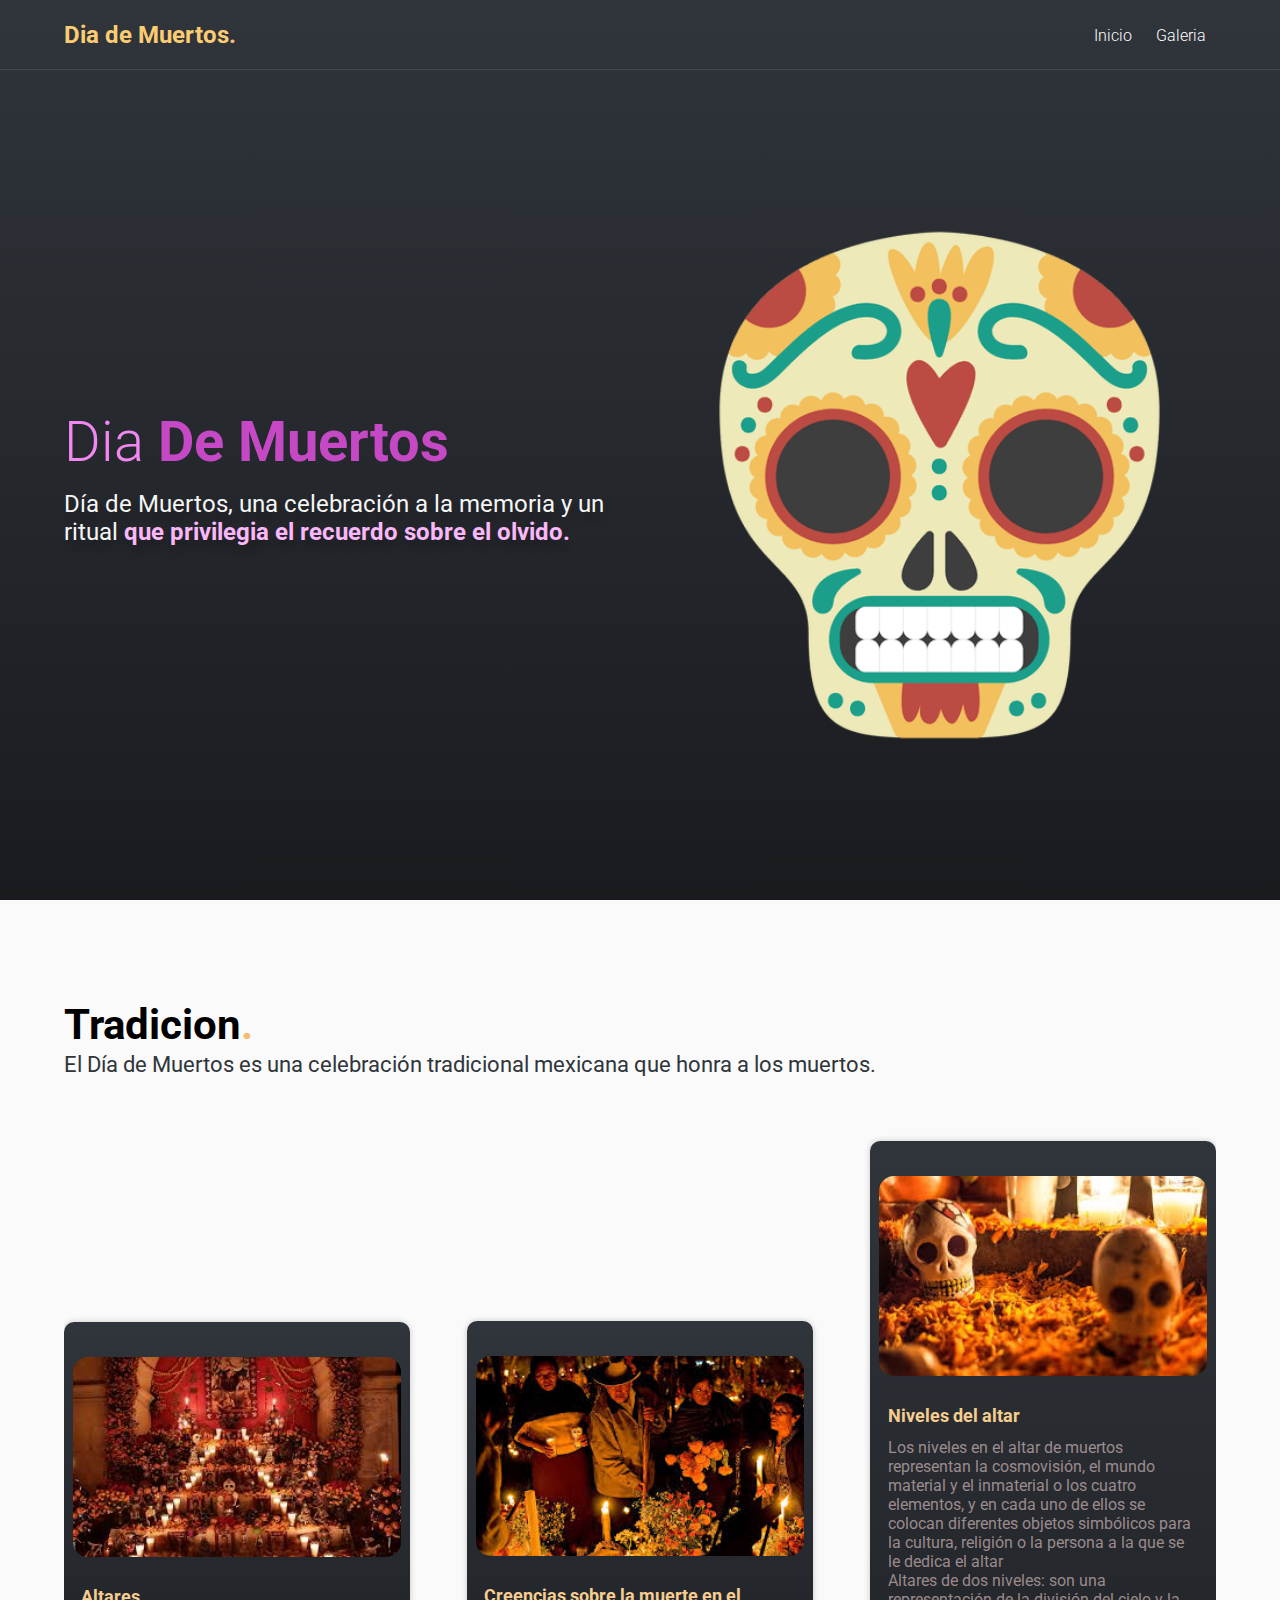
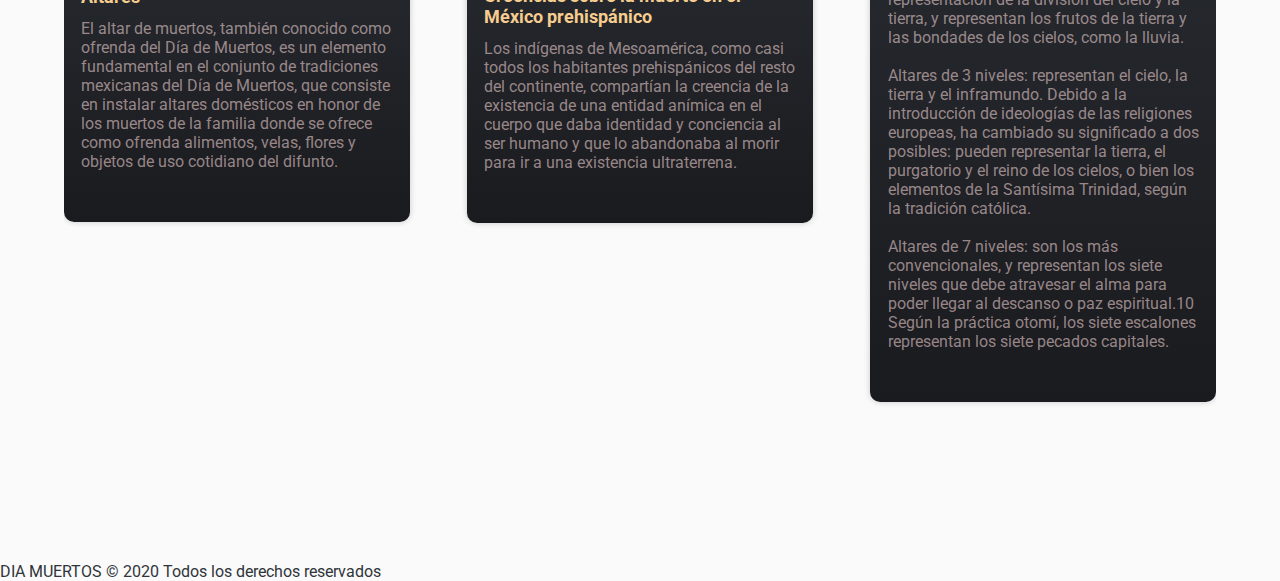
<file: index.html>
<!DOCTYPE html>
<html lang="es">

<head>
    <meta charset="UTF-8">
    <meta name="viewport" content="width=device-width, initial-scale=1.0">
    <title>Dia de Muertos</title>
    <link rel="stylesheet" href="css/styles.css">
    <link href='https://cdn.jsdelivr.net/npm/boxicons@2.0.5/css/boxicons.min.css' rel='stylesheet'>
</head>

<body>
    <header class="hero">
        <nav class="nav__hero">
            <div class="container nav__container">
                <div class="logo">
                    <h2 class="logo__name">Dia de Muertos<span class="point">.</span></h2>
                </div>
                <div class="links">
                    <a href="index.html" class="link">Inicio</a>
                    <a href="Galeria.html" class="link">Galeria</a>

                </div>
            </div>
        </nav>


        <section class="container hero__main">
            <div class="hero__textos">
                <h1 class="title">Dia <span class="title--active">De Muertos</span></h1>
                <p class="copy">Día de Muertos, una celebración a la memoria y un ritual <span class="copy__active">que privilegia el recuerdo sobre el olvido.</span></p>

            </div>
            <img src="img/cal2.png" class="mockup">
        </section>
    </header>

    <main>
        <section class="services">
            <div class="container">
                <h2 class="subtitle">Tradicion<span class="point">.</span></h2>
                <p class="copy__section">El Día de Muertos es una celebración tradicional mexicana que honra a los muertos.</p>

                <article class="container-cards">
                    <div class="card">
                        <img src="img/1.jpg" class="card__img">
                        <div class="cards__text">
                            <p class="card__list">Altares</p>
                            <p class="card__copy">El altar de muertos, también conocido como ofrenda del Día de Muertos, es un elemento fundamental en el conjunto de tradiciones mexicanas del Día de Muertos, que consiste en instalar altares domésticos en honor de los muertos
                                de la familia donde se ofrece como ofrenda alimentos, velas, flores y objetos de uso cotidiano del difunto.</p>

                        </div>
                    </div>
                    <div class="card">
                        <img src="img/2.jpg" class="card__img">
                        <div class="cards__text">
                            <p class="card__list">Creencias sobre la muerte en el México prehispánico</p>
                            <p class="card__copy">Los indígenas de Mesoamérica, como casi todos los habitantes prehispánicos del resto del continente, compartían la creencia de la existencia de una entidad anímica en el cuerpo que daba identidad y conciencia al ser humano
                                y que lo abandonaba al morir para ir a una existencia ultraterrena.</p>
                        </div>
                    </div>
                    <div class="card">
                        <img src="img/3.jpg" class="card__img">
                        <div class="cards__text">
                            <p class="card__list">Niveles del altar</p>
                            <p class="card__copy">Los niveles en el altar de muertos representan la cosmovisión, el mundo material y el inmaterial o los cuatro elementos, y en cada uno de ellos se colocan diferentes objetos simbólicos para la cultura, religión o la persona
                                a la que se le dedica el altar <br>Altares de dos niveles: son una representación de la división del cielo y la tierra, y representan los frutos de la tierra y las bondades de los cielos, como la lluvia. <br> <br> Altares
                                de 3 niveles: representan el cielo, la tierra y el inframundo. Debido a la introducción de ideologías de las religiones europeas, ha cambiado su significado a dos posibles: pueden representar la tierra, el purgatorio y
                                el reino de los cielos, o bien los elementos de la Santísima Trinidad, según la tradición católica. <br> <br> Altares de 7 niveles: son los más convencionales, y representan los siete niveles que debe atravesar el alma
                                para poder llegar al descanso o paz espiritual.10​ Según la práctica otomí, los siete escalones representan los siete pecados capitales. </p>
                        </div>
                    </div>
                </article>
            </div>
        </section>




    </main>

    <footer class="footer">

        <div class="footer__copy">
            <p class="copyright">DIA MUERTOS &copy; 2020 Todos los derechos reservados</p>

        </div>
        </section>

        </div>


        </div>
    </footer>
</body>

</html>
</file>
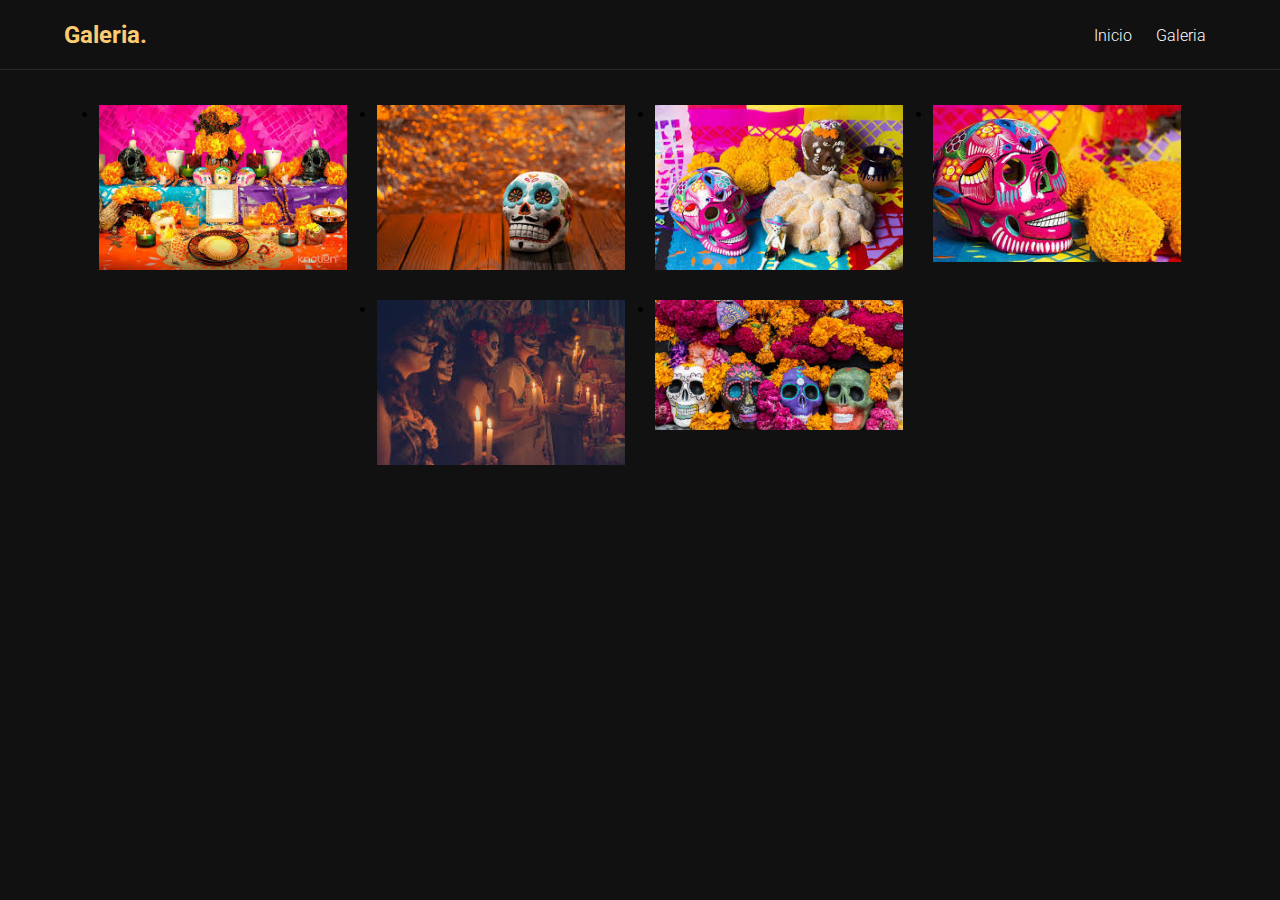
<file: Galeria.html>
<!DOCTYPE html>
<html lang="en">

<head>
    <meta charset="UTF-8">
    <meta name="viewport" content="width=device-width, initial-scale=1.0">
    <title>Document</title>
    <link rel="stylesheet" href="css/stylegal.css">
    <link rel="stylesheet" href="css/styles.css">
    <link href="https://fonts.googleapis.com/css2?family=Open+Sans&display=swap" rel="stylesheet">
    <script src="js/jquery.js"></script>
</head>

<body>


    <nav class="nav__hero">
        <div class="container nav__container">
            <div class="logo">
                <h2 class="logo__name">Galeria<span class="point">.</span></h2>
            </div>
            <div class="links">
                <a href="index.html" class="link">Inicio</a>
                <a href="Galeria.html" class="link">Galeria</a>


            </div>
        </div>
    </nav>



    </div>

    <ul class="galeria">
        <li class="galeria__item"><img src="img/1m.jpg" class="galeria__img"></li>
        <li class="galeria__item"><img src="img/2m.jpg" class="galeria__img"></li>
        <li class="galeria__item"><img src="img/3m.jpg" class="galeria__img"></li>
        <li class="galeria__item"><img src="img/4m.jpg" class="galeria__img"></li>
        <li class="galeria__item"><img src="img/4.jpg" class="galeria__img"></li>
        <li class="galeria__item"><img src="img/6.jpg" class="galeria__img"></li>


    </ul>
    <script src="js/modal.js"></script>
</body>

</html>
</file>
<file: css/styles.css>
@import url('https://fonts.googleapis.com/css2?family=Roboto:wght@300;400;700&display=swap');
:root {
    --gold1: #F4BD76;
    --gold2: #F6CD8F;
    --gray: #ffffff80;
    --gray2: #f7d9d990;
    --black1: #1A1B1F;
    --black2: #30353B;
    --shadow: 0 8px 8px;
    --color_shadow: #00000033;
}

* {
    margin: 0;
    padding: 0;
    box-sizing: border-box;
}

body {
    font-family: 'Roboto', sans-serif;
}

.container {
    width: 90%;
    max-width: 1200px;
    margin: 0 auto;
    overflow: hidden;
    padding: 100px 0;
    height: auto;
}

.container--modifier {
    width: 60%;
}

.hero {
    width: 100%;
    min-height: 100vh;
    background: linear-gradient(180deg, var(--black2) 0%, var(--black1) 100%);
}

.nav__hero {
    color: #fff;
    height: 70px;
    border-bottom: 1px solid rgba(255, 255, 255, 0.1);
}

.nav__container {
    display: flex;
    align-items: center;
    justify-content: space-between;
    height: inherit;
    padding: 0;
}

.logo__name {
    font-size: 24px;
    color: rgb(252, 204, 115);
}

.link {
    display: inline-block;
    color: inherit;
    text-decoration: none;
    font-weight: 300;
    padding: 10px;
}

.link--active {
    color: rgb(255, 0, 255);
    font-weight: 700;
}

.point {
    color: var(--gold1);
}

.hero__main {
    height: calc(100vh - 70px);
    display: flex;
    justify-content: space-between;
    align-items: center;
    padding: 0;
}

.mockup {
    object-fit: cover;
    width: 48%;
    max-height: 90vh;
}

.hero__textos {
    width: 48%;
}

.title {
    font-size: 56px;
    font-weight: 300;
    color: rgb(241, 135, 241);
}

.title--active {
    color: rgb(197, 72, 197);
    font-weight: 700;
}

.copy {
    font-size: 24px;
    color: whitesmoke;
    text-shadow: var(--shadow) var(--color_shadow);
    margin: 15px 0;
}

.copy__active {
    font-weight: 700;
    color: rgb(250, 184, 250);
}

.cta {
    padding: 20px 30px;
    display: inline-block;
    background: linear-gradient(180deg, #F7CE90 0%, #F4BD76 100%);
    text-decoration: none;
    color: var(--black2);
    font-weight: 700;
    box-shadow: var(--shadow) var(--color_shadow);
    border-radius: 6px;
}


/* services */

.services {
    background: #fafafa;
}

.subtitle {
    font-size: 42px;
}

.subtitle--modifier {
    text-align: center;
    margin-bottom: 16px;
}

.copy__section {
    color: var(--black2);
    font-size: 22px;
    line-height: 32px;
    margin-bottom: 60px;
}

.copy__section--modifier {
    text-align: center;
    margin-bottom: 32px;
}

.container-cards {
    display: flex;
    justify-content: space-between;
    align-items: center;
    flex-wrap: wrap;
}

.card {
    width: 30%;
    padding: 35px 0;
    overflow: hidden;
    background: linear-gradient(180deg, var(--black2) 0%, var(--black1) 100%);
    border-radius: 10px;
    position: relative;
    text-align: center;
    margin-bottom: 60px;
    box-shadow: 0 0 6px var(--color_shadow);
}

.card__img {
    width: 95%;
    height: 200px;
    object-fit: cover;
    border-radius: 15px;
}

.cards__text {
    text-align: left;
    width: 90%;
    margin: 0 auto;
}

.card__list {
    color: var(--gold2);
    font-weight: 700;
    margin: 25px 0 12px;
    font-size: 18px;
}

.card__title {
    font-size: 40px;
    color: #fff;
    margin-bottom: 8px;
}

.card__copy {
    color: var(--gray2);
    margin-bottom: 16px;
}

.card__button {
    display: block;
    background: linear-gradient(180deg, #F7CE90 0%, #F4BD76 100%);
    border-radius: 6px;
    text-decoration: none;
    width: 100%;
    color: var(--black1);
    font-weight: 700;
    text-align: center;
    padding: 12px 0;
}

.card__date {
    color: var(--gold2);
    font-size: 18px;
    font-weight: bold;
    margin-bottom: 16px;
}

.container-bg {
    display: flex;
    justify-content: space-between;
    align-items: center;
    flex-wrap: wrap;
}

.background {
    width: 68%;
    height: 290px;
    border-radius: 10px;
    position: relative;
    margin-bottom: 60px;
}

.background__img {
    width: 100%;
    height: 100%;
    object-fit: cover;
    border-radius: inherit;
}

.background__text {
    position: absolute;
    width: 100%;
    bottom: 30px;
    left: 15px;
    color: #fff;
}

.background__title {
    font-size: 24px;
    margin-bottom: 4px;
}

.testimony {
    background: #fafafa;
}

.testimony-container {
    display: flex;
    justify-content: space-between;
    align-items: center;
    flex-wrap: wrap;
}

.testimony__card {
    width: 30%;
    height: 500px;
    background: linear-gradient(180deg, var(--black2) 0%, var(--black1) 100%);
    border-radius: 10px;
    position: relative;
    margin-bottom: 30px;
}

.testimony__img {
    width: 100%;
    height: 100%;
    border-radius: inherit;
    object-fit: cover;
    object-position: center top;
}

.testimony__copy {
    position: absolute;
    bottom: 20px;
    left: 5%;
    width: 90%;
    background: linear-gradient(180deg, var(--black2) 0%, var(--black1) 100%);
    color: #fff;
    margin: 0 auto;
    border-radius: 10px;
    box-shadow: var(--shadow) var(--color_shadow);
    padding: 15px 8px;
    display: flex;
    align-items: center;
}

.testimony__copy--modifier {
    background: none;
    box-shadow: none;
}

.testimony__logo {
    font-size: 40px;
    margin-right: 15px;
    display: inline-block;
}

.testimony__name {
    font-size: 24px;
    line-height: 28px;
}

.testimony__position {
    color: var(--gray);
}

.testimony__text {
    padding: 40px 0;
    width: 90%;
    margin: 0 auto;
    color: #fff;
}

.google__logo {
    margin-bottom: 20px;
}

.testimony__history {
    font-size: 21px;
    font-weight: 300;
}

.testimony__info {
    width: 70%;
}

.logo--picture {
    width: 40px;
    height: 40px;
    object-fit: cover;
    border-radius: 50%;
    object-position: center top;
}


/* check */

.check {
    display: flex;
    justify-content: space-evenly;
    flex-wrap: wrap;
    margin: 0 auto;
}

.check__item {
    width: 30%;
    padding-right: 10px;
    display: flex;
    border-right: 2px solid var(--black2);
}

.bx-check {
    background: linear-gradient(180deg, var(--black2) 0%, var(--black1) 100%);
    display: inline-block;
    width: 40px;
    height: 40px;
    text-align: center;
    margin-right: 20px;
    color: #fff;
    border-radius: 50%;
    font-size: 40px;
}

.check__number {
    font-weight: 700;
}

.check__copy {
    font-weight: 300;
}

.newsletter {
    width: 60%;
    margin: 0 auto;
    margin-top: 40px;
    height: auto;
    font-family: inherit;
    position: relative;
    border-radius: 6px;
}

.newsletter--modifier {
    margin: 0;
    width: 80%;
}

.newsletter__input {
    width: 100%;
    height: 100%;
    padding: 22px 10px;
    outline: none;
    font-family: inherit;
    border-radius: 6px;
    border: 1px solid var(--black1)
}

.newsletter__submit {
    position: absolute;
    right: 8px;
    top: 10%;
    height: 80%;
    background: linear-gradient(180deg, var(--black2) 0%, var(--black1) 100%);
    color: #fff;
    padding: 0 15px;
    border: none;
    border-radius: 6px;
    font-family: inherit;
    font-weight: 700;
    cursor: pointer;
}

.footer {
    background: #fafafa;
}

.footer__caption {
    display: flex;
    flex-wrap: wrap-reverse;
    justify-content: space-evenly;
}

.title__footer {
    font-size: 24px;
    margin-bottom: 32px;
}

.download {
    width: 50%;
}

.download__app {
    display: flex;
}

.download__item {
    display: flex;
    padding: 18px 12px;
    border-radius: 6px;
    border: 1px solid var(--black2);
    width: 42%;
    align-items: center;
    margin-right: 20px;
    margin-bottom: 16px;
}

.download__logo {
    font-size: 40px;
    margin-right: 20px;
}

.download__title {
    font-size: 18px;
}

.footer__copy {
    width: 100%;
    color: var(--black2);
    display: flex;
    flex-wrap: wrap;
}

.copyright {
    width: 100%;
}

.politica__privacidad {
    color: inherit;
    text-decoration: none;
    display: inline-block;
    margin-top: 10px;
}

.politica__privacidad:hover {
    text-decoration: underline;
}

.politica__privacidad--margin {
    margin-right: 10px;
}

.get-email {
    width: 50%;
}

.socialmedia {
    margin-top: 24px;
    display: flex;
    color: var(--black2);
}

.socialmedia__icon {
    font-size: 18px;
    margin-right: 30px;
    display: inline-block;
}

.socialmedia__legend {
    color: var(--black2);
    margin-right: 16px;
}

.contact {
    display: flex;
    width: 100%;
    flex-wrap: wrap;
    color: #fff;
}

.item__contact {
    width: 25%;
    padding: 60px 0;
    text-align: center;
    background: linear-gradient(180deg, var(--black2) 0%, var(--black1) 100%);
}

.item__contact--gold {
    background: linear-gradient(180deg, #F7CE90 0%, #F4BD76 100%);
    color: var(--black1);
}

.contact__icon {
    font-size: 14px;
    color: var(--gold1);
    line-height: 20px;
    margin-right: 4px;
}

.contact__icon--modifier {
    color: var(--black1);
}

.contact__title {
    font-size: 16px;
    line-height: 20px;
}

@media screen and (max-width:900px) {
    .mockup {
        width: 600px;
        height: auto;
    }
    .title {
        font-size: 50px;
    }
    .copy {
        font-size: 22px;
    }
    .cta {
        padding: 15px 22px;
    }
    .container-cards {
        justify-content: space-evenly;
    }
    .services .card {
        width: 45%;
    }
    .background {
        width: 52%;
    }
    .card {
        width: 42%;
    }
    .testimony-container {
        justify-content: space-evenly;
    }
    .testimony__card {
        width: 45%;
    }
    .check__item {
        width: 45%;
        margin-bottom: 35px;
    }
    .newsletter {
        width: 80%;
    }
    .download {
        width: 100%;
    }
    .download__app {
        justify-content: space-between;
    }
    .download__item {
        width: 45%;
    }
    .get-email {
        width: 100%;
        margin-bottom: 40px;
    }
    .socialmedia__icon {
        font-size: 18px;
    }
    .socialmedia__legend {
        font-size: 18px;
    }
}

@media screen and (max-width:700px) {
    main .container,
    footer .container {
        padding: 60px 0;
    }
    .nav__container {
        flex-wrap: wrap;
        flex-direction: column;
        justify-content: space-evenly;
    }
    .nav__hero {
        height: auto;
    }
    .logo {
        padding: 15px 0;
        text-align: center;
    }
    .links {
        padding-bottom: 10px;
        text-align: center;
    }
    .link {
        padding: 7px 10px;
    }
    .hero__main {
        flex-direction: column-reverse;
        justify-content: flex-end;
        min-height: 70px;
        height: auto;
        padding: 30px 0;
    }
    .hero__textos {
        width: 100%;
        text-align: center;
    }
    .mockup {
        width: 60%;
        margin-bottom: 20px;
    }
    .title {
        font-size: 35px;
    }
    .copy {
        font-size: 20px;
    }
    .subtitle {
        font-size: 35px;
        text-align: center;
    }
    .copy__section {
        font-size: 20px;
        text-align: center;
    }
    .services .card {
        width: 80%;
    }
    .container-bg {
        justify-content: space-evenly;
    }
    .card {
        margin-bottom: 40px;
        width: 65%;
    }
    .card__title {
        font-size: 35px;
    }
    .card__button {
        width: 100%;
    }
    .background {
        width: 65%;
        margin-bottom: 40px;
    }
    .background__copy {
        display: none;
    }
    .testimony__card {
        width: 65%;
    }
    .testimony__name {
        font-size: 20px;
    }
    .container--modifier {
        width: 80%;
    }
    .item__contact {
        width: 100%;
        padding: 30px 0;
    }
}

@media screen and (max-width:500px) {
    .mockup {
        width: 80%;
        margin-bottom: 15px;
    }
    .services .card {
        width: 95%;
    }
    .card {
        width: 95%;
    }
    .background {
        width: 95%;
    }
    .testimony__card {
        width: 95%;
    }
    .testimony__history {
        font-size: 20px;
    }
    .container--modifier {
        width: 90%;
    }
    .newsletter {
        width: 100%;
        display: none;
    }
    .newsletter--modifier {
        display: block;
    }
    .check__item {
        width: 100%;
        border: none;
        padding: none;
        justify-content: center;
    }
    .download__item {
        width: 49%;
    }
    .download__title {
        font-size: 16px;
    }
    .download__logo {
        font-size: 30px;
    }
}
</file>
<file: css/stylegal.css>
* {
    box-sizing: border-box;
}

body {
    margin: 0;
    background: #111;
}

img {
    display: block;
    max-width: 100%;
}

.galeria {
    padding: 20px;
    display: flex;
    flex-wrap: wrap;
    justify-content: center;
}

.galeria__item {
    width: 80%;
    cursor: pointer;
}

@media (min-width:480px) {
    .galeria__item {
        width: 48%;
        margin: 5px;
    }
}

@media (min-width:768px) {
    .galeria__item {
        width: 30%;
    }
}

@media (min-width:1024px) {
    .galeria__item {
        width: 20%;
        margin: 15px;
    }
}

.modal {
    position: fixed;
    width: 100%;
    height: 100vh;
    background: rgba(0, 0, 0, 0.7);
    top: 0;
    left: 0;
    display: flex;
    justify-content: center;
    align-items: center;
}

.modal__img {
    width: 70%;
    max-width: 700px;
}

.modal__boton {
    width: 50px;
    height: 50px;
    color: #fff;
    font-weight: bold;
    font-size: 25px;
    font-family: monospace;
    line-height: 50px;
    text-align: center;
    background: red;
    border-radius: 50%;
    cursor: pointer;
    position: absolute;
    right: 10px;
    top: 10px;
}
</file>
